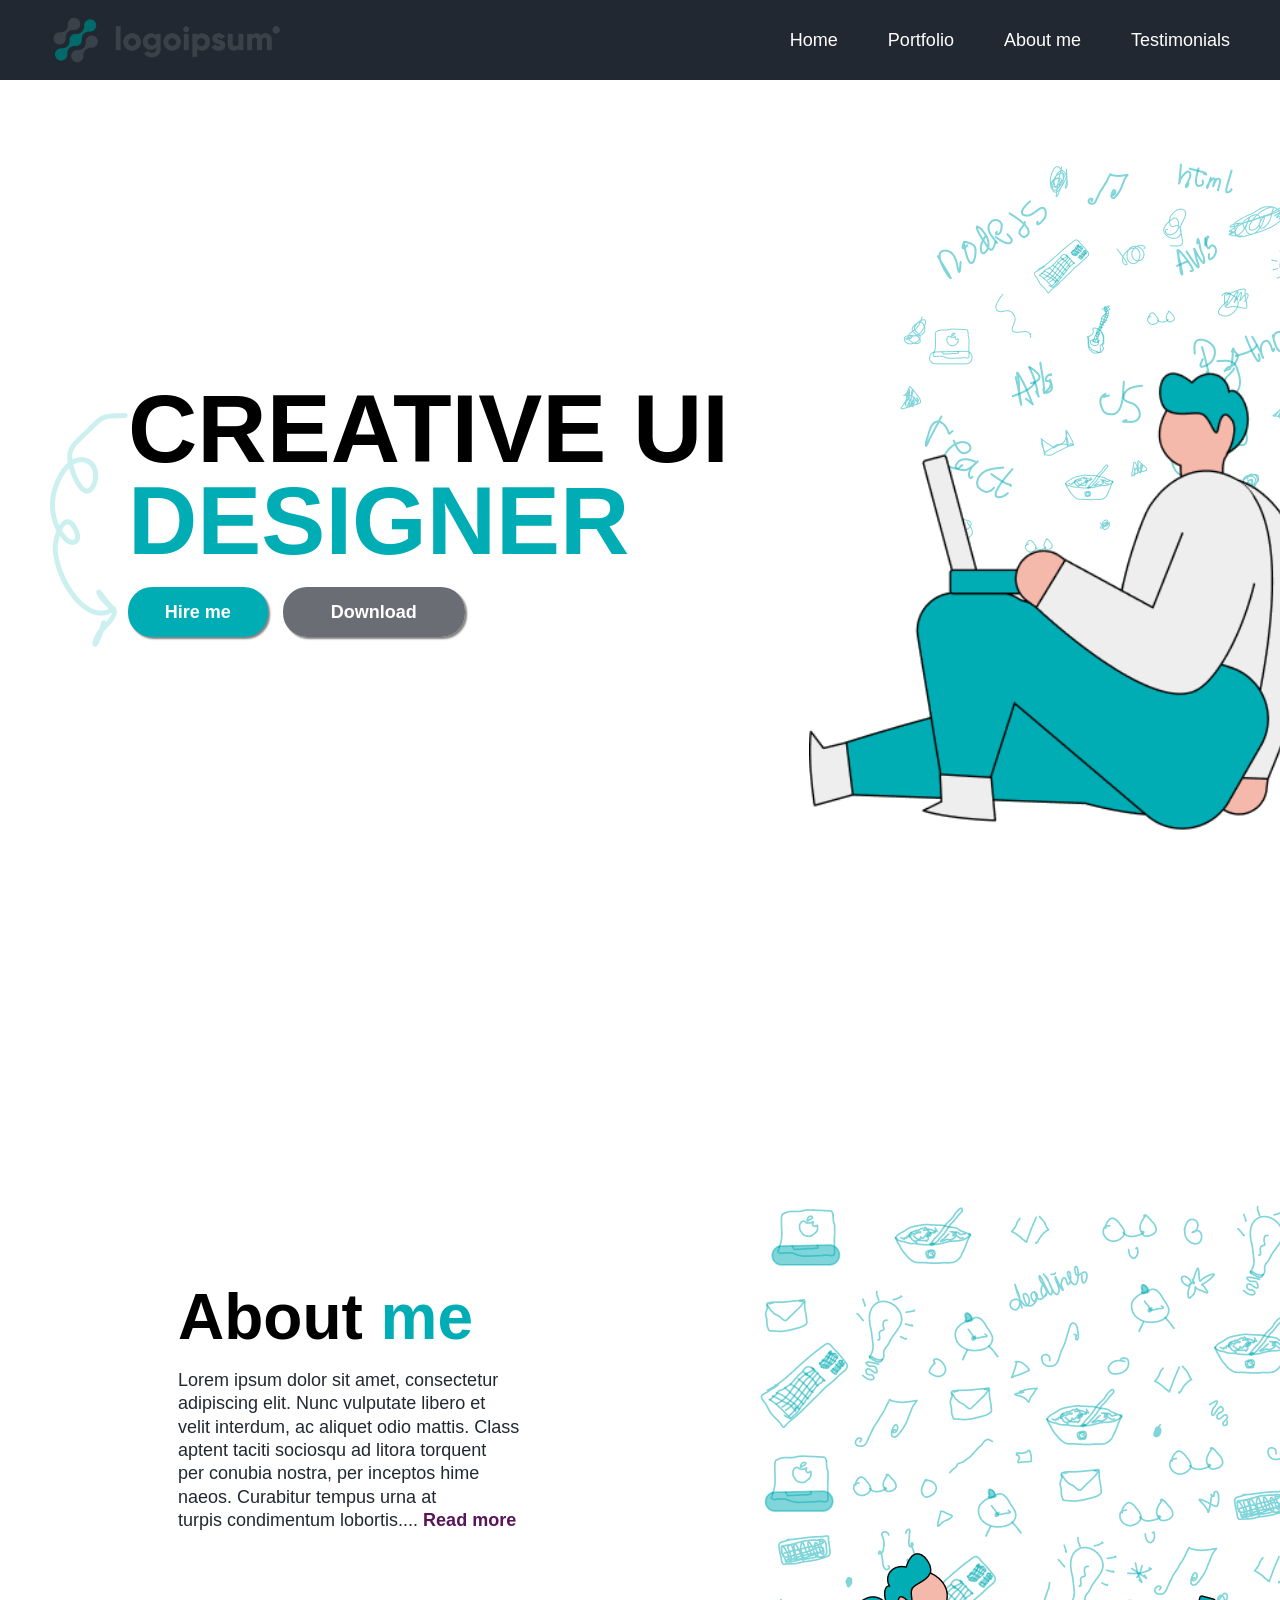
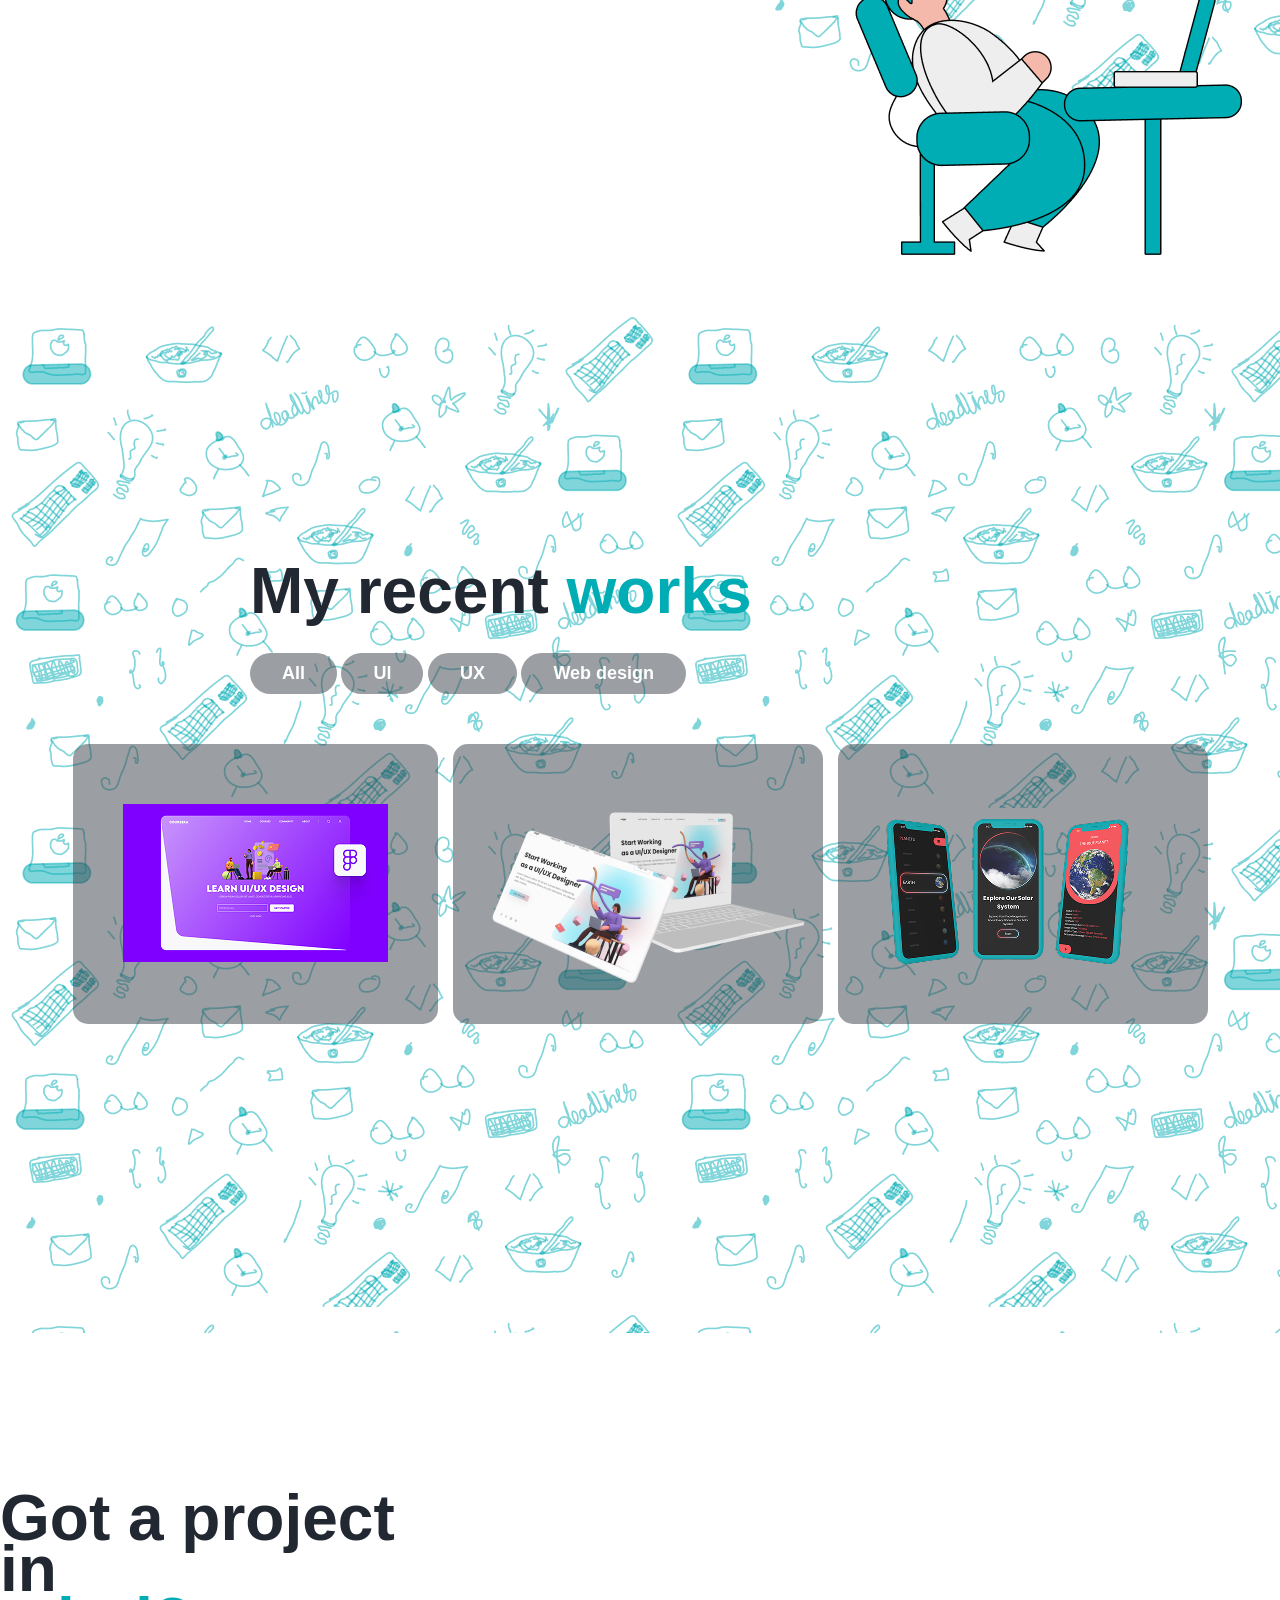
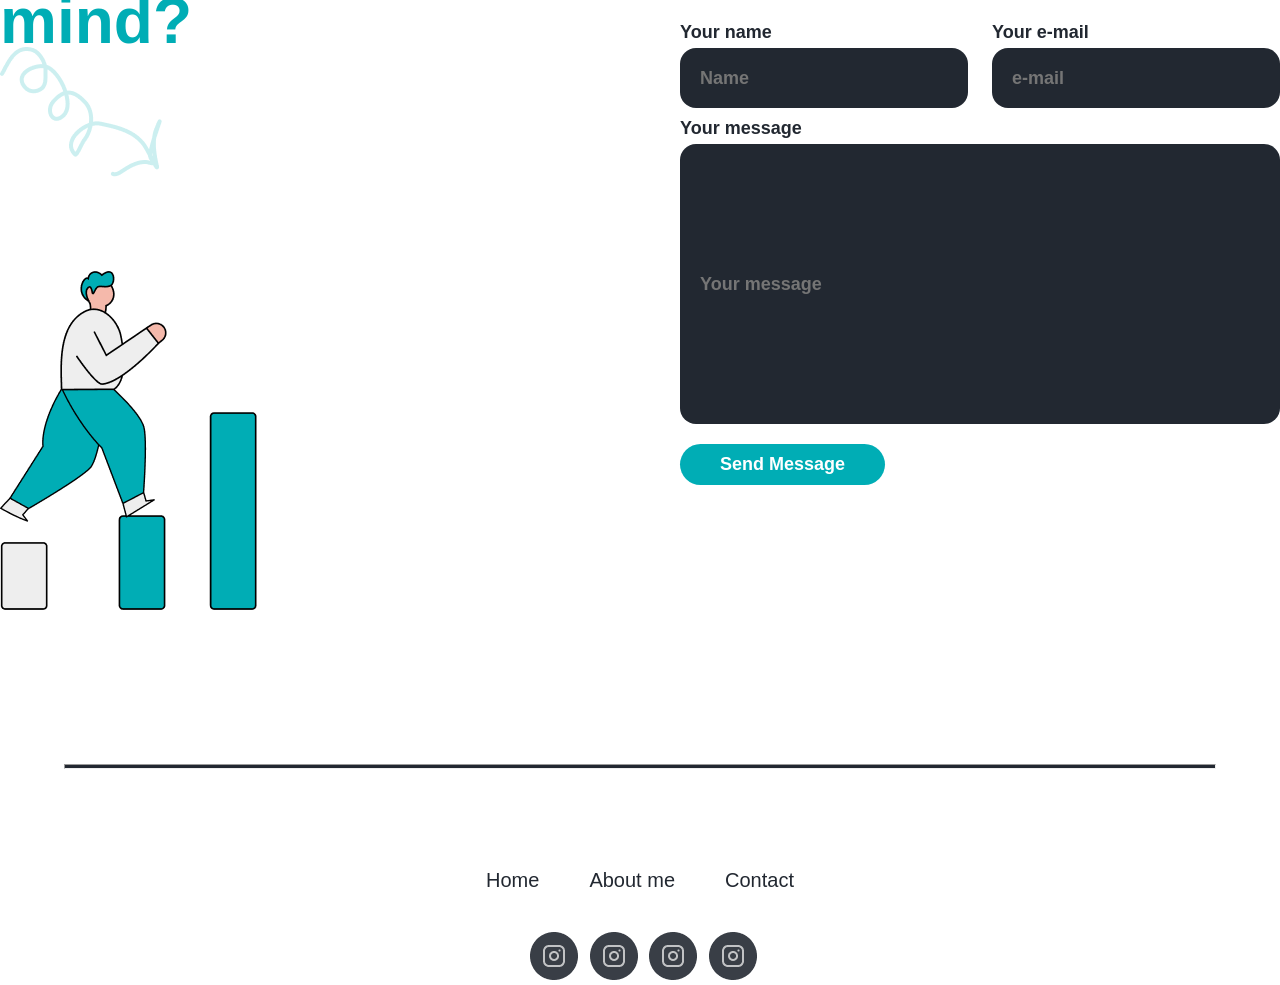
<file: index.html>
<!DOCTYPE html>
<html lang="en">
<head>
    <meta charset="UTF-8">
    <meta name="viewport" content="width=device-width, initial-scale=1.0">
    <title>Document</title>
    <link rel="stylesheet" href="/index.css">
</head>
<body>
   <header>
    <nav>
        <img src="/assets/Logo (1).png" alt="">
        <ul>
            <ol><a href="">Home</a></ol>
            <ol><a href="">Portfolio</a></ol>
            <ol><a href="">About me</a></ol>
            <ol><a href="">Testimonials</a></ol>
        </ul>
    </nav>
   </header>
   <section class="hero">
    <div>
    <img class="strelka" src="/assets/Vector 187.png" alt="">
        <div class="design">
            <h1>CREATIVE UI <br><span>DESIGNER</span></h1>
            <div>
                <button id="hire">Hire me</button>
                <button id="down">Download</button>
            </div>
        </div>
        </div>
        <div class="person">
            <img class="img-img" src="/assets/doodles mixed round.png" alt="">
            <img class="img-text"  src="/assets/Group 2345.png" alt="">
        </div>
        <div>
        </div>
   </section>
   <section class="about-me">
    <div>
        <div class="text">
            <h1>About <span>me</span></h1>
            <div>
              <p>Lorem ipsum dolor sit amet, consectetur <br> adipiscing elit. Nunc vulputate libero et <br> velit interdum, ac aliquet odio mattis. Class <br> aptent taciti sociosqu ad litora torquent <br> per conubia nostra, per inceptos hime <br> naeos. Curabitur tempus urna at <br> turpis condimentum lobortis.... <span><a href="/read.html">Read more</a></span></p>
            </div>
        </div>
        </div>
        <div class="persons">
            <img class="img-img" src="/assets/doodle items.png" alt="">
            <img class="img-text2"  src="/assets/Group 62.png" alt="">
        </div>
        <div>
        </div>
   </section>
   <section class="my-recent">
    <div class="card-info">
    <h1>My recent <span>works</span></h1>
    <div>
        <button class="all-button">All</button>
        <button>Ul</button>
        <button>UX</button>
        <button>Web design</button>
    </div>
    </div>
    <div class="cards">
    <div class="card"><img src="/assets/Course Website Landing Page Thumbnail 1.png" alt=""></div>
    <div class="card card1"><img src="/assets/Group 33.png" alt=""></div>
    <div class="card card1"><img src="/assets/Group 1.png" alt=""></div>
    </div>
   </section>
   <section class="your-info">
        <div>
            <h1>Got a project in <br><span>mind?</span></h1>
              <img class="strel" src="/assets/Vector 186.png" alt="">
            <img src="/assets/Group 2372.png" alt="amaki bor ">
        </div>
        <div>
        <div class="twince">
        <div class="input1">
            <label for="">Your name</label>
            <input type="text" placeholder="Name">
        </div>
        <div class="input2">
            <label for="">Your e-mail</label>
            <input type="email" placeholder="e-mail"> 
        </div>
        </div>
         <div class="input3">
            <label for="">Your message</label>
            <input type="text" placeholder="Your message">
        </div>
        <button>Send Message</button>
        </div>
   </section>
   <hr class="hr">
   <footer>
    <li>
        <ul><a href="">Home</a></ul>
        <ul><a href="">About me</a></ul>
        <ul><a href="">Contact</a></ul>
    </li>
    <div>
        <a href=""><img src="/assets/Frame 26.png" alt=""></a>
        <a href=""><img src="/assets/Frame 26.png" alt=""></a>
        <a href=""><img src="/assets/Frame 26.png" alt=""></a>
        <a href=""><img src="/assets/Frame 26.png" alt=""></a>
    </div>
   </footer>
</body>
</html>
</file>
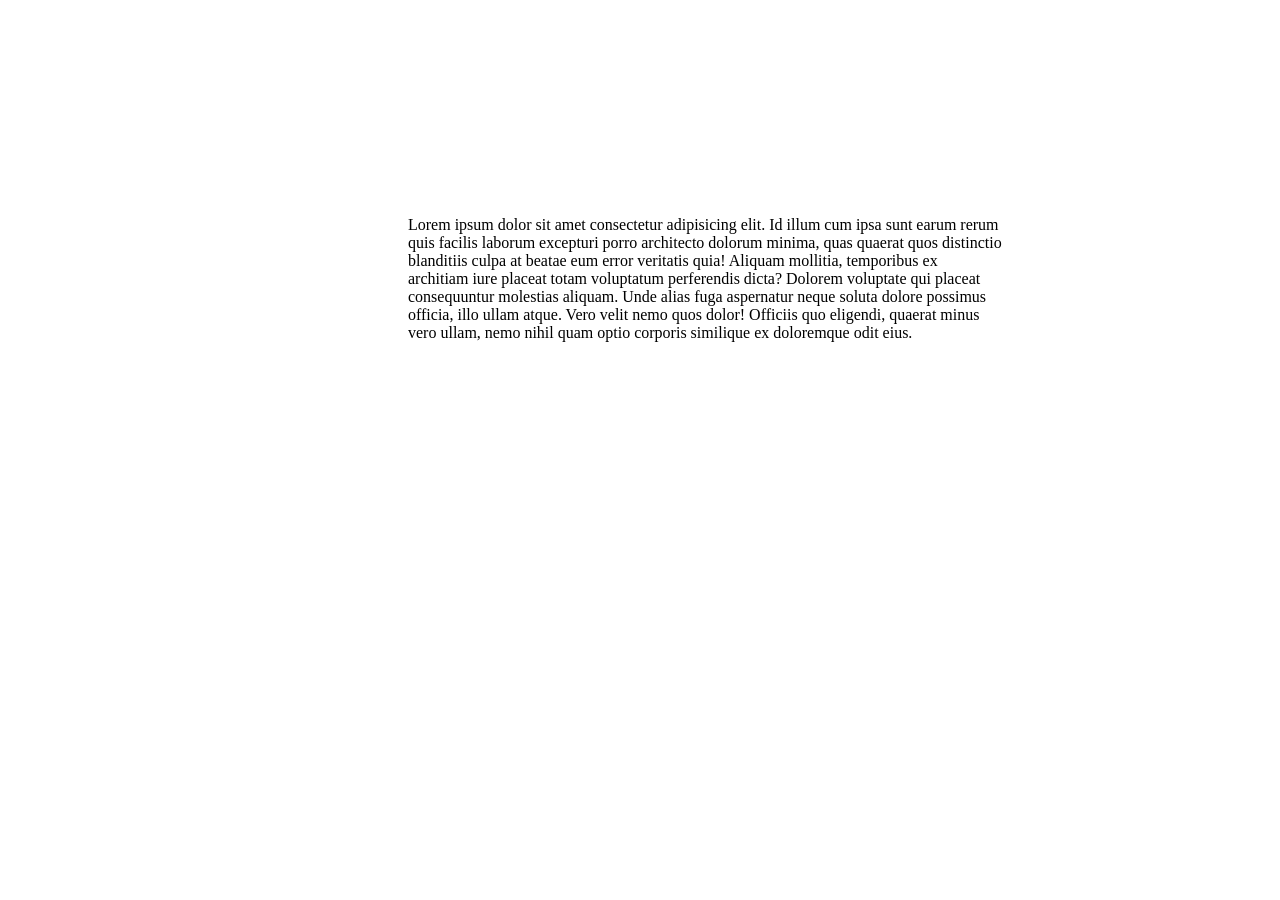
<file: read.html>
<!DOCTYPE html>
<html lang="en">
<head>
    <meta charset="UTF-8">
    <meta name="viewport" content="width=device-width, initial-scale=1.0">
    <title>Document</title>
</head>
<body>
    <p style="padding: 200px 0 0 400px;">Lorem ipsum dolor sit amet consectetur adipisicing elit. Id illum cum ipsa sunt earum rerum <br>quis facilis laborum excepturi porro architecto dolorum minima, quas quaerat quos distinctio <br>blanditiis culpa at beatae eum error veritatis quia! Aliquam mollitia, temporibus ex <br>architiam iure placeat totam voluptatum perferendis dicta? Dolorem voluptate qui placeat <br> consequuntur molestias aliquam. Unde alias fuga aspernatur neque soluta dolore possimus <br>officia, illo ullam atque. Vero velit nemo quos dolor! Officiis quo eligendi, quaerat minus <br>vero ullam, nemo nihil quam optio corporis similique ex doloremque odit eius.</p>
</body>
</html>
</file>
<file: index.css>
*{
    margin: 0;
    padding: 0;
    font-family: sans-serif;
    box-sizing: border-box;
}
header{
    background-color: #222831;
    height:80px;
    width: 100%;
}
 nav{
    display: flex;
    justify-content:space-between;
    padding:15px 50px 0 50px;
    align-items: center;
 }
 nav ul{
    display: flex;
    gap: 50px;
 }
 nav ul a{
    text-decoration: none;
    font-size: 18px;
    font-weight: 400;
    color: white;
 }
 nav img{
    height: 50px;
 }
 #hire{
    background-color: #00ADB5;
    border-radius: 24px;
    padding: 0.9rem 2.3rem;
    border: none;
    font-size: 18px;
    font-weight: 700;
    color: white;
    box-shadow: 2px 2px 2px gray;
 }
  #down{
    background-color: #393E46BF;
    border-radius: 24px;
    padding: 0.9rem 3rem;
    border: none;
    font-size: 18px;
    font-weight: 700;
    color: white;
    box-shadow: 2px 2px 2px gray;
   
}
.hero div{
    display: flex;
}
.strelka{
    padding: 0 0 20rem 0;
}
 .hero h1{
    font-size: 96px;
    font-weight: 700;
    line-height: 96%;
    letter-spacing: 0%;
    font-style: bold;
    white-space: nowrap;
    padding: 20px 0 20px ;
}
 .hero span{
    color: #00ADB5;
}
 .hero{
    display: flex;
    align-items: center;
    gap: 150px;
    padding: 50px;
}
.person{
    display: flex;
    flex-direction: column;
}
.img-text{
    position: relative;
    bottom: 300px;
    right: 70px;
    /* filter: drop-shadow(0px 70px 35px gray); */
}
.design div{
    gap: 15px;
}
.design{
    display: flex;
    flex-direction: column;
    margin-top: -50px;
}
.hhh{
    margin-top: -1500px;
}
.btn {
    display: inline-block;
    padding: 12px 24px;
    background-color: #6c63ff;
    color: white;
    text-decoration: none;
    border-radius: 8px;
}
.about-me{
    display: flex;
    align-items: center;
    gap: 150px;
    padding: 50px; 
}
.about-me h1{
  background-color: #ffff;
  font-size: 64px;
  font-weight: 700;
  line-height: 100%;
  letter-spacing: 0%;
  padding: 0 0 20px 0;
}
.about-me span{
    color: #00ADB5;
}
.text p{
    color: #222831;
    font-size: 18px;
    line-height: 1.3;
    letter-spacing: 2%;
    white-space: nowrap ;

}
.text div a{
    color: rgb(88, 21, 88);
    font-weight: 700;
    text-decoration: none;
}
.text{
   margin-left: 8rem;
   margin-top: -20rem;
}
.persons{
    margin-top: -10rem;
    margin-left: 5rem;
}
.img-text2{
    margin-left: 5rem;
    margin-top: -12rem;
}

.my-recent{
    background-image: url(/assets/doodle\ items.png);
    width: 100%;
    height: 1024px;
    display: flex;
    flex-direction: column;
    padding: 250px;
}
.my-recent h1{
    color:#222831;
    font-size: 64px;
    font-weight: 700;
    letter-spacing: 0%;
    line-height: 100%;
    padding: 0 0 30px 0;
}
.my-recent span{
    color: #00ADB5;
}
.my-recent button{
  background-color: #393E4680;
  border-radius: 24px;
  padding: 10px 32px;
  color: white;
  font-weight: 700;
  font-size: 18px;
  border: none;
}
.all-button{
    background-color: #00ADB5;
}
.my-recent div{
    gap: 15px;
}
.card{
    height: 280px;
    width: 370px;
    background-color: #393E4680;
    border-radius: 15px;
    padding: 60px 50px 50px 50px;
}
.cards{
    display: flex;
    justify-content: center;
    gap: 50px;
}
.card-info{
    padding: 0 0 50px 0px;
}
.card1 img{
    margin-left: -60px;
}
.input2 input{
height: 60px;
width: 288px;
background-color: #222831;
border-radius: 16px;
border: none;
color: #EEEEEE80;
font-size: 18px;
font-weight: 700;
}
.input1 input{
height: 60px;
width: 288px;
background-color: #222831;
border-radius: 16px;
border: none;
color: #EEEEEE80;
font-size: 18px;
font-weight: 700;
}
.input3 input{
height: 280px;
width: 600px;
background-color: #222831;
border-radius: 16px;
border: none;
color: #EEEEEE80;
font-size: 18px;
font-weight: 700;
margin:  0 0 20px 0;
}
.input1,
.input2,
.input3{
display: flex;
flex-direction: column;
gap: 5px;
}
label{
    color: #222831;
    font-weight: 700;
    font-size: 18px;
}
.twince{
    display: flex;
    gap: 24px;
    padding: 0 0 10px 0;
}
.your-info button{
    padding: 10px 40px;
    background-color: #00ADB5;
    color: white;
    border-radius: 24px;
    font-weight: 700;
    font-size: 18px;
    border: none;
}
.your-info{
    display: flex;
    align-items: center;
    justify-content: center;
    gap: 250px;
    margin-top: 10rem;
}
.your-info h1{
    font-weight:700;
    font-size: 64px;
    line-height: 80%;
    letter-spacing: 0%;
    color: #222831;
}
.your-info span{
    color: #00ADB5;
}
.strel{
   padding: 0 20px 80px 0;
   transition: 0.3s; 
}
input::placeholder{
    padding: 0 0 0 20px;
}
footer a{
    text-decoration: none;
    font-weight: 500;
    font-size: 20px;
    color: #222831;
}
footer li{
    display: flex;
    justify-content: center;
    gap: 50px;
    margin-top: 100px;
}
footer{
    display: flex;
    flex-direction: column;
    gap: 40px;
}
footer div{
    justify-content: center;
    text-align: center;
    
}
.hr{
    height: 5px;
    background: #222831;
    width: 90%;
    margin-left: 5%;
    margin-top: 150px;
}
footer div a{
   margin-left: 7px;
}
</file>
